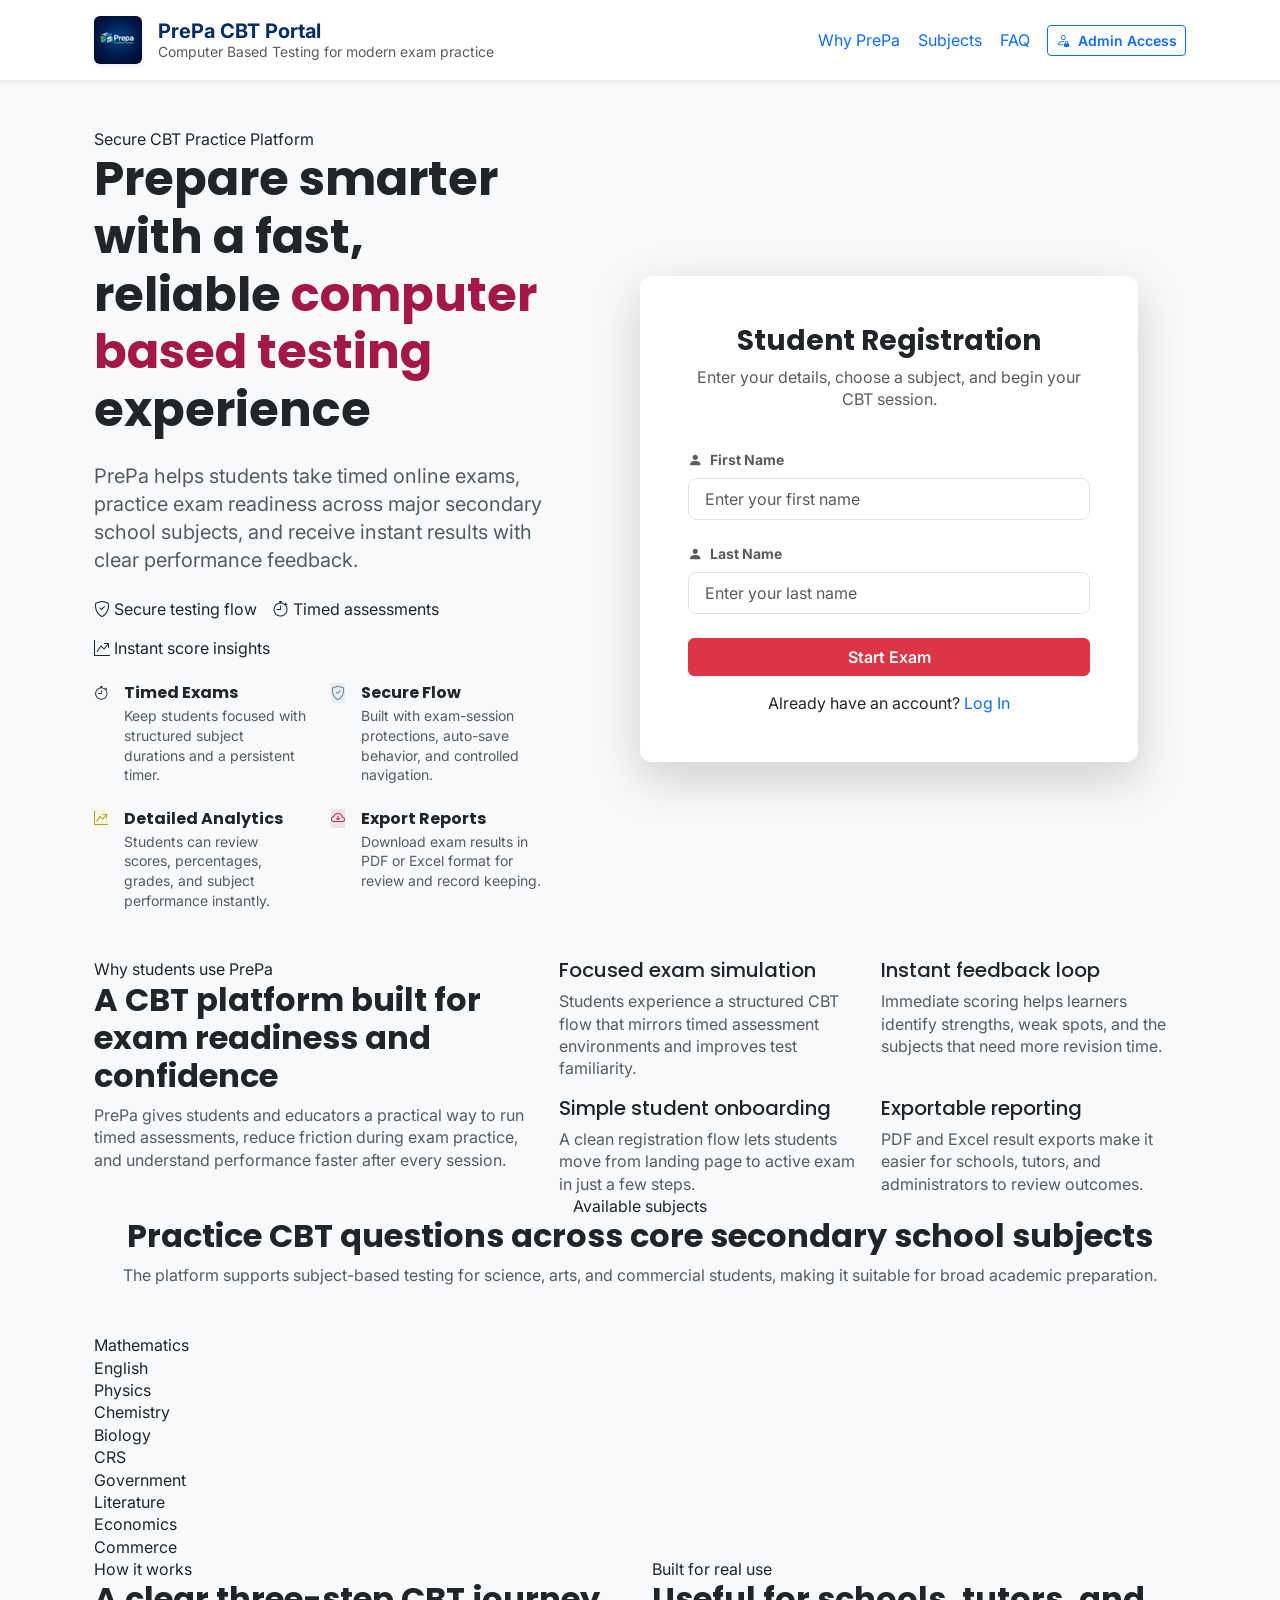
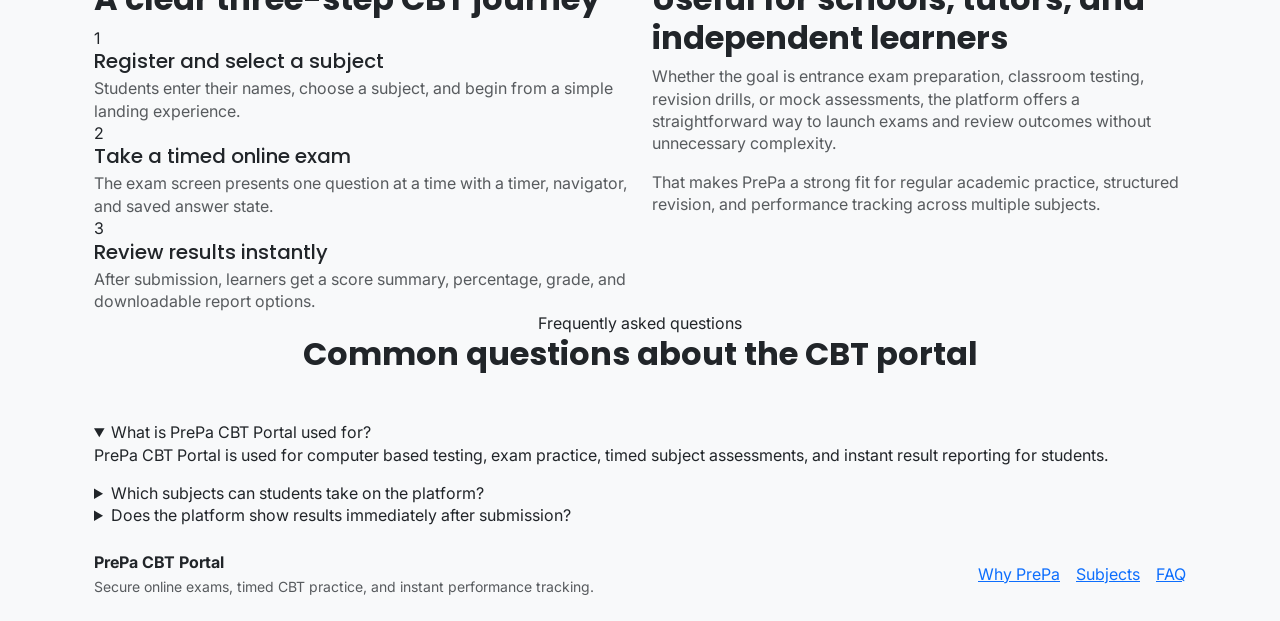
<file: index.html>
<!DOCTYPE html>
<html lang="en">
<head>
<meta charset="UTF-8">
<meta name="viewport" content="width=device-width, initial-scale=1.0">
<title>PrePa CBT Portal | Computer Based Testing Platform for Exam Practice</title>
<meta name="description" content="PrePa CBT Portal is a modern computer based testing platform for timed online exams, CBT practice, subject-based assessments, and instant results across Mathematics, English, Physics, Chemistry, Biology, Government, Literature, Economics, Commerce, and CRS.">
<meta name="robots" content="index, follow, max-image-preview:large, max-snippet:-1, max-video-preview:-1">
<meta name="author" content="PrePa CBT Portal">
<meta name="application-name" content="PrePa CBT Portal">
<meta name="theme-color" content="#A41849">
<meta name="format-detection" content="telephone=no">
<meta property="og:locale" content="en_US">
<meta property="og:type" content="website">
<meta property="og:site_name" content="PrePa CBT Portal">
<meta property="og:title" content="PrePa CBT Portal | Computer Based Testing Platform for Exam Practice">
<meta property="og:description" content="A fast, secure CBT platform for student registration, timed practice exams, subject-based testing, instant results, and academic performance tracking.">
<meta property="og:url" content="/">
<meta property="og:image" content="./logo%201.png">
<meta property="og:image:alt" content="PrePa CBT Portal logo">
<meta name="twitter:card" content="summary_large_image">
<meta name="twitter:title" content="PrePa CBT Portal | Computer Based Testing Platform for Exam Practice">
<meta name="twitter:description" content="Prepare for school and entrance examinations with secure CBT practice, timed assessments, and instant results.">
<meta name="twitter:image" content="./logo%201.png">
<meta name="twitter:image:alt" content="PrePa CBT Portal logo">
<link rel="canonical" href="/">
<link rel="manifest" href="./site.webmanifest">
<link rel="icon" type="image/png" sizes="192x192" href="./PrePa_favicon.png">
<link rel="apple-touch-icon" href="./PrePa_favicon.png">
<link rel="preconnect" href="https://cdn.jsdelivr.net">
<link rel="preload" as="image" href="./logo%201.png">
<script type="application/ld+json">
{
  "@context": "https://schema.org",
  "@graph": [
    {
      "@type": "WebSite",
      "@id": "/#website",
      "url": "/",
      "name": "PrePa CBT Portal",
      "description": "Computer based testing platform for timed online exams and academic practice.",
      "inLanguage": "en"
    },
    {
      "@type": "Organization",
      "@id": "/#organization",
      "name": "PrePa CBT Portal",
      "url": "/",
      "logo": {
        "@type": "ImageObject",
        "url": "./logo%201.png"
      }
    },
    {
      "@type": "SoftwareApplication",
      "@id": "/#app",
      "name": "PrePa CBT Portal",
      "applicationCategory": "EducationalApplication",
      "operatingSystem": "Web Browser",
      "url": "/",
      "image": "./logo%201.png",
      "publisher": {
        "@id": "/#organization"
      },
      "description": "A secure web-based CBT platform that helps students complete timed subject exams, review scores, and track performance."
    },
    {
      "@type": "FAQPage",
      "@id": "/#faq",
      "mainEntity": [
        {
          "@type": "Question",
          "name": "What is PrePa CBT Portal used for?",
          "acceptedAnswer": {
            "@type": "Answer",
            "text": "PrePa CBT Portal helps students register for a subject, complete a timed computer based test, and view instant performance results."
          }
        },
        {
          "@type": "Question",
          "name": "Which subjects are available on the CBT platform?",
          "acceptedAnswer": {
            "@type": "Answer",
            "text": "The platform supports Mathematics, English, Physics, Chemistry, Biology, CRS, Government, Literature, Economics, and Commerce."
          }
        },
        {
          "@type": "Question",
          "name": "Does the CBT system provide instant results?",
          "acceptedAnswer": {
            "@type": "Answer",
            "text": "Yes. After submitting an exam, students can immediately view score summaries, percentages, grades, and exportable reports."
          }
        }
      ]
    }
  ]
}
</script>
<link href="https://cdn.jsdelivr.net/npm/bootstrap@5.3.3/dist/css/bootstrap.min.css" rel="stylesheet">
<link href="https://fonts.googleapis.com/css2?family=Inter:wght@300;400;500;600&family=Poppins:wght@500;600;700&display=swap" rel="stylesheet">
<link href="./style.css" rel="stylesheet">
<link rel="stylesheet" href="https://cdn.jsdelivr.net/npm/bootstrap-icons@1.11.3/font/bootstrap-icons.min.css">


  <script async src="https://www.googletagmanager.com/gtag/js?id=G-HYVF242THW"></script>
<script>
  window.dataLayer = window.dataLayer || [];
  function gtag(){dataLayer.push(arguments);}
  gtag('js', new Date());

  gtag('config', 'G-HYVF242THW');
</script>
</head>
<body class="min-vh-100 d-flex flex-column">
<!-- <a href="#main-content" class="skip-link">Skip to main content</a> -->

<nav class="bg-white shadow-sm position-sticky top-0" style="z-index: 1000;">
  <div class="container px-4 py-3 d-flex align-items-center justify-content-between gap-3 flex-wrap">
    <div class="d-flex align-items-center gap-3 animate-fade-in">
      <img src="./logo 1.png" alt="PrePa CBT Portal logo" width="48" height="48" class="rounded shadow-sm" fetchpriority="high">
      <div class="lh-sm">
        <p class="h5 fw-bold mb-0 text-primary-emphasis">PrePa CBT Portal</p>
        <p class="text-muted mb-0 small d-none d-md-block">Computer Based Testing for modern exam practice</p>
      </div>
    </div>
    <div class="d-flex align-items-center gap-2 gap-md-3 animate-fade-in">
      <a href="#why-prepa" class="btn btn-link nav-anchor p-0 text-decoration-none">Why PrePa</a>
      <a href="#subjects" class="btn btn-link nav-anchor p-0 text-decoration-none">Subjects</a>
      <a href="#faq" class="btn btn-link nav-anchor p-0 text-decoration-none">FAQ</a>
      <button onclick="window.location.href='admin.html'" class="btn btn-outline-primary btn-sm fw-semibold d-flex align-items-center gap-2">
        <i class="bi bi-person-lock"></i> Admin Access
      </button>
    </div>
  </div>
</nav>

<main id="main-content">
  <section class="container px-4 py-5">
    <div class="row g-5 align-items-center w-100">
      <div class="col-lg-6 animate-slide-in">
        <div class="pe-lg-5">
          <span class="eyebrow-pill mb-3">Secure CBT Practice Platform</span>
          <h1 class="display-5 fw-bold text-dark mb-4">Prepare smarter with a fast, reliable <span style="color: var(--primary-color)">computer based testing</span> experience</h1>
          <p class="lead text-muted mb-4">PrePa helps students take timed online exams, practice exam readiness across major secondary school subjects, and receive instant results with clear performance feedback.</p>
          <div class="d-flex flex-wrap gap-3 mb-4">
            <span class="trust-pill"><i class="bi bi-shield-check"></i> Secure testing flow</span>
            <span class="trust-pill"><i class="bi bi-stopwatch"></i> Timed assessments</span>
            <span class="trust-pill"><i class="bi bi-graph-up-arrow"></i> Instant score insights</span>
          </div>

          <div class="row g-4">
            <div class="col-sm-6 animate-fade-in stagger-1">
              <div class="d-flex align-items-start gap-3">
                <div class="feature-icon small">
                  <i class="bi bi-stopwatch"></i>
                </div>
                <div>
                  <h2 class="h6 fw-bold mb-1">Timed Exams</h2>
                  <p class="small text-muted mb-0">Keep students focused with structured subject durations and a persistent timer.</p>
                </div>
              </div>
            </div>
            <div class="col-sm-6 animate-fade-in stagger-2">
              <div class="d-flex align-items-start gap-3">
                <div class="feature-icon small" style="background: rgba(53, 153, 181, 0.1); color: var(--secondary-color)">
                  <i class="bi bi-shield-check"></i>
                </div>
                <div>
                  <h2 class="h6 fw-bold mb-1">Secure Flow</h2>
                  <p class="small text-muted mb-0">Built with exam-session protections, auto-save behavior, and controlled navigation.</p>
                </div>
              </div>
            </div>
            <div class="col-sm-6 animate-fade-in stagger-3">
              <div class="d-flex align-items-start gap-3">
                <div class="feature-icon small" style="background: rgba(249, 210, 24, 0.1); color: #b09411">
                  <i class="bi bi-graph-up-arrow"></i>
                </div>
                <div>
                  <h2 class="h6 fw-bold mb-1">Detailed Analytics</h2>
                  <p class="small text-muted mb-0">Students can review scores, percentages, grades, and subject performance instantly.</p>
                </div>
              </div>
            </div>
            <div class="col-sm-6 animate-fade-in stagger-4">
              <div class="d-flex align-items-start gap-3">
                <div class="feature-icon small" style="background: rgba(164, 24, 73, 0.1); color: var(--primary-color)">
                  <i class="bi bi-cloud-arrow-down"></i>
                </div>
                <div>
                  <h2 class="h6 fw-bold mb-1">Export Reports</h2>
                  <p class="small text-muted mb-0">Download exam results in PDF or Excel format for review and record keeping.</p>
                </div>
              </div>
            </div>
          </div>
        </div>
      </div>
      <div class="col-lg-6 animate-scale-in">
        <div id="auth-section">
          <!-- Content will be dynamically inserted here -->
        </div>
      </div>
    </div>
  </section>

  <section id="why-prepa" class="seo-section">
    <div class="container px-4">
      <div class="row g-4 align-items-start">
        <div class="col-lg-5">
          <span class="section-kicker">Why students use PrePa</span>
          <h2 class="section-title">A CBT platform built for exam readiness and confidence</h2>
          <p class="text-muted mb-0">PrePa gives students and educators a practical way to run timed assessments, reduce friction during exam practice, and understand performance faster after every session.</p>
        </div>
        <div class="col-lg-7">
          <div class="row g-3">
            <div class="col-md-6">
              <article class="content-card h-100">
                <h3 class="h5 mb-2">Focused exam simulation</h3>
                <p class="text-muted mb-0">Students experience a structured CBT flow that mirrors timed assessment environments and improves test familiarity.</p>
              </article>
            </div>
            <div class="col-md-6">
              <article class="content-card h-100">
                <h3 class="h5 mb-2">Instant feedback loop</h3>
                <p class="text-muted mb-0">Immediate scoring helps learners identify strengths, weak spots, and the subjects that need more revision time.</p>
              </article>
            </div>
            <div class="col-md-6">
              <article class="content-card h-100">
                <h3 class="h5 mb-2">Simple student onboarding</h3>
                <p class="text-muted mb-0">A clean registration flow lets students move from landing page to active exam in just a few steps.</p>
              </article>
            </div>
            <div class="col-md-6">
              <article class="content-card h-100">
                <h3 class="h5 mb-2">Exportable reporting</h3>
                <p class="text-muted mb-0">PDF and Excel result exports make it easier for schools, tutors, and administrators to review outcomes.</p>
              </article>
            </div>
          </div>
        </div>
      </div>
    </div>
  </section>

  <section id="subjects" class="seo-section seo-section-alt">
    <div class="container px-4">
      <div class="text-center mb-5">
        <span class="section-kicker">Available subjects</span>
        <h2 class="section-title">Practice CBT questions across core secondary school subjects</h2>
        <p class="text-muted section-copy">The platform supports subject-based testing for science, arts, and commercial students, making it suitable for broad academic preparation.</p>
      </div>
      <div class="subject-grid">
        <article class="subject-chip">Mathematics</article>
        <article class="subject-chip">English</article>
        <article class="subject-chip">Physics</article>
        <article class="subject-chip">Chemistry</article>
        <article class="subject-chip">Biology</article>
        <article class="subject-chip">CRS</article>
        <article class="subject-chip">Government</article>
        <article class="subject-chip">Literature</article>
        <article class="subject-chip">Economics</article>
        <article class="subject-chip">Commerce</article>
      </div>
    </div>
  </section>

  <section class="seo-section">
    <div class="container px-4">
      <div class="row g-4">
        <div class="col-lg-6">
          <span class="section-kicker">How it works</span>
          <h2 class="section-title">A clear three-step CBT journey</h2>
          <div class="step-list">
            <article class="step-card">
              <span class="step-number">1</span>
              <div>
                <h3 class="h5 mb-1">Register and select a subject</h3>
                <p class="text-muted mb-0">Students enter their names, choose a subject, and begin from a simple landing experience.</p>
              </div>
            </article>
            <article class="step-card">
              <span class="step-number">2</span>
              <div>
                <h3 class="h5 mb-1">Take a timed online exam</h3>
                <p class="text-muted mb-0">The exam screen presents one question at a time with a timer, navigator, and saved answer state.</p>
              </div>
            </article>
            <article class="step-card">
              <span class="step-number">3</span>
              <div>
                <h3 class="h5 mb-1">Review results instantly</h3>
                <p class="text-muted mb-0">After submission, learners get a score summary, percentage, grade, and downloadable report options.</p>
              </div>
            </article>
          </div>
        </div>
        <div class="col-lg-6">
          <article class="content-card h-100">
            <span class="section-kicker">Built for real use</span>
            <h2 class="section-title">Useful for schools, tutors, and independent learners</h2>
            <p class="text-muted">Whether the goal is entrance exam preparation, classroom testing, revision drills, or mock assessments, the platform offers a straightforward way to launch exams and review outcomes without unnecessary complexity.</p>
            <p class="text-muted mb-0">That makes PrePa a strong fit for regular academic practice, structured revision, and performance tracking across multiple subjects.</p>
          </article>
        </div>
      </div>
    </div>
  </section>

  <section id="faq" class="seo-section seo-section-alt">
    <div class="container px-4">
      <div class="text-center mb-5">
        <span class="section-kicker">Frequently asked questions</span>
        <h2 class="section-title">Common questions about the CBT portal</h2>
      </div>
      <div class="faq-stack">
        <details class="faq-item" open>
          <summary>What is PrePa CBT Portal used for?</summary>
          <p>PrePa CBT Portal is used for computer based testing, exam practice, timed subject assessments, and instant result reporting for students.</p>
        </details>
        <details class="faq-item">
          <summary>Which subjects can students take on the platform?</summary>
          <p>Students can take Mathematics, English, Physics, Chemistry, Biology, CRS, Government, Literature, Economics, and Commerce on the platform.</p>
        </details>
        <details class="faq-item">
          <summary>Does the platform show results immediately after submission?</summary>
          <p>Yes. Once an exam is submitted, the system shows the student score, percentage, grade, and export options for reporting.</p>
        </details>
      </div>
    </div>
  </section>
</main>

<footer class="site-footer mt-auto">
  <div class="container px-4 py-4 d-flex flex-column flex-md-row justify-content-between align-items-start align-items-md-center gap-3">
    <div>
      <p class="fw-bold mb-1">PrePa CBT Portal</p>
      <p class="text-muted small mb-0">Secure online exams, timed CBT practice, and instant performance tracking.</p>
    </div>
    <div class="d-flex gap-3 flex-wrap">
      <a href="#why-prepa" class="footer-link">Why PrePa</a>
      <a href="#subjects" class="footer-link">Subjects</a>
      <a href="#faq" class="footer-link">FAQ</a>
    </div>
  </div>
</footer>

<script src="https://cdn.jsdelivr.net/npm/bootstrap@5.3.3/dist/js/bootstrap.bundle.min.js"></script>
<script src="./auth.js"></script>
<script>
  const authSection = document.getElementById("auth-section");

  function renderDashboard(userData) {
    authSection.innerHTML = `
      <div class="card p-4 p-md-5 border-0 shadow-lg hover-lift">
        <div class="text-center mb-4">
          <h2 class="h3 fw-bold text-dark mb-2">Welcome back, ${userData.name}!</h2>
          <p class="text-muted">Ready to continue your learning journey?</p>
        </div>
        <div class="d-grid gap-3">
          <button onclick="window.location.href='exam.html'" class="btn btn-danger w-100 fw-semibold">Start New Exam</button>
          <button onclick="window.location.href='admin.html'" class="btn btn-outline-primary w-100 fw-semibold">View Admin Panel</button>
          <button onclick="logout()" class="btn btn-outline-secondary w-100 fw-semibold">Logout</button>
        </div>
      </div>
    `;
  }

  function renderRegistrationForm() {
    authSection.innerHTML = `
      <div class="card p-4 p-md-5 border-0 shadow-lg hover-lift">
        <div class="text-center mb-4">
          <h2 class="h3 fw-bold text-dark mb-2">Student Registration</h2>
          <p class="text-muted">Enter your details, choose a subject, and begin your CBT session.</p>
        </div>
        <form id="student-form" class="d-grid gap-4" aria-label="Student registration form">
          <div class="animate-fade-in stagger-1">
            <label for="first-name" class="form-label small fw-bold text-muted d-flex align-items-center gap-2">
              <i class="bi bi-person-fill"></i> First Name
            </label>
            <input type="text" id="first-name" name="firstName" required autocomplete="given-name" placeholder="Enter your first name" class="form-control form-control-lg fs-6 input-focus-effect">
          </div>
          <div class="animate-fade-in stagger-2">
            <label for="last-name" class="form-label small fw-bold text-muted d-flex align-items-center gap-2">
              <i class="bi bi-person-fill"></i> Last Name
            </label>
            <input type="text" id="last-name" name="lastName" required autocomplete="family-name" placeholder="Enter your last name" class="form-control form-control-lg fs-6 input-focus-effect">
          </div>
          <div id="subject-section" class="animate-fade-in stagger-3">
            <label for="selected-subject" class="form-label small fw-bold text-muted d-flex align-items-center gap-2">
              <i class="bi bi-book"></i> Select Subject
            </label>
            <select id="selected-subject" name="subject" required class="form-select form-select-lg fs-6 input-focus-effect">
              <option value="" disabled selected>Select Subject</option>
              <optgroup label="Science">
                <option value="Mathematics">Mathematics</option>
                <option value="English">English</option>
                <option value="Physics">Physics</option>
                <option value="Chemistry">Chemistry</option>
                <option value="Biology">Biology</option>
              </optgroup>
              <optgroup label="Arts">
                <option value="CRS">CRS</option>
                <option value="Government">Government</option>
                <option value="Literature">Literature</option>
              </optgroup>
              <optgroup label="Commercial">
                <option value="Economics">Economics</option>
                <option value="Commerce">Commerce</option>
              </optgroup>
            </select>
          </div>
          <button type="submit" class="btn btn-danger w-100 fw-semibold">Start Exam</button>
        </form>
        <div class="text-center mt-3">
          <p class="mb-0">Already have an account? <a href="login.html" class="text-decoration-none">Log In</a></p>
        </div>
      </div>
    `;

    // Re-attach event listeners
    const firstNameInput = document.getElementById("first-name");
    const subjectSection = document.getElementById("subject-section");
    const subjectSelect = document.getElementById("selected-subject");

    function updateSubjectSectionVisibility() {
      const hasName = firstNameInput.value.trim().length > 0;
      if (hasName) {
        subjectSection.classList.remove("d-none");
      } else {
        subjectSection.classList.add("d-none");
        subjectSelect.value = "";
      }
    }

    firstNameInput.addEventListener("input", updateSubjectSectionVisibility);
    updateSubjectSectionVisibility();

    document.getElementById("student-form").addEventListener("submit", (e) => {
      e.preventDefault();
      const firstName = firstNameInput.value.trim();
      const lastName = document.getElementById("last-name").value.trim();
      const selectedSubject = subjectSelect.value;

      if (firstName && lastName && selectedSubject) {
        localStorage.removeItem("userAnswers");
        localStorage.removeItem("shuffledQuestions");
        localStorage.removeItem("examEndTime");
        localStorage.removeItem("currentQuestionIndex");
        const sessionId = "sess-" + Date.now() + "-" + Math.random().toString(36).slice(2, 8);
        localStorage.setItem(
          "studentDetails",
          JSON.stringify({ firstName, lastName, selectedSubject, sessionId })
        );
        localStorage.setItem("selectedSubject", selectedSubject);
        window.location.href = "exam.html";
      } else {
        alert("Please fill in all required fields.");
      }
    });
  }

  document.addEventListener('DOMContentLoaded', () => {
    const userData = getUserData();
    if (userData && userData.signedUp) {
      renderDashboard(userData);
    } else {
      renderRegistrationForm();
    }
  });
</script>
</body>
</html>
</file>
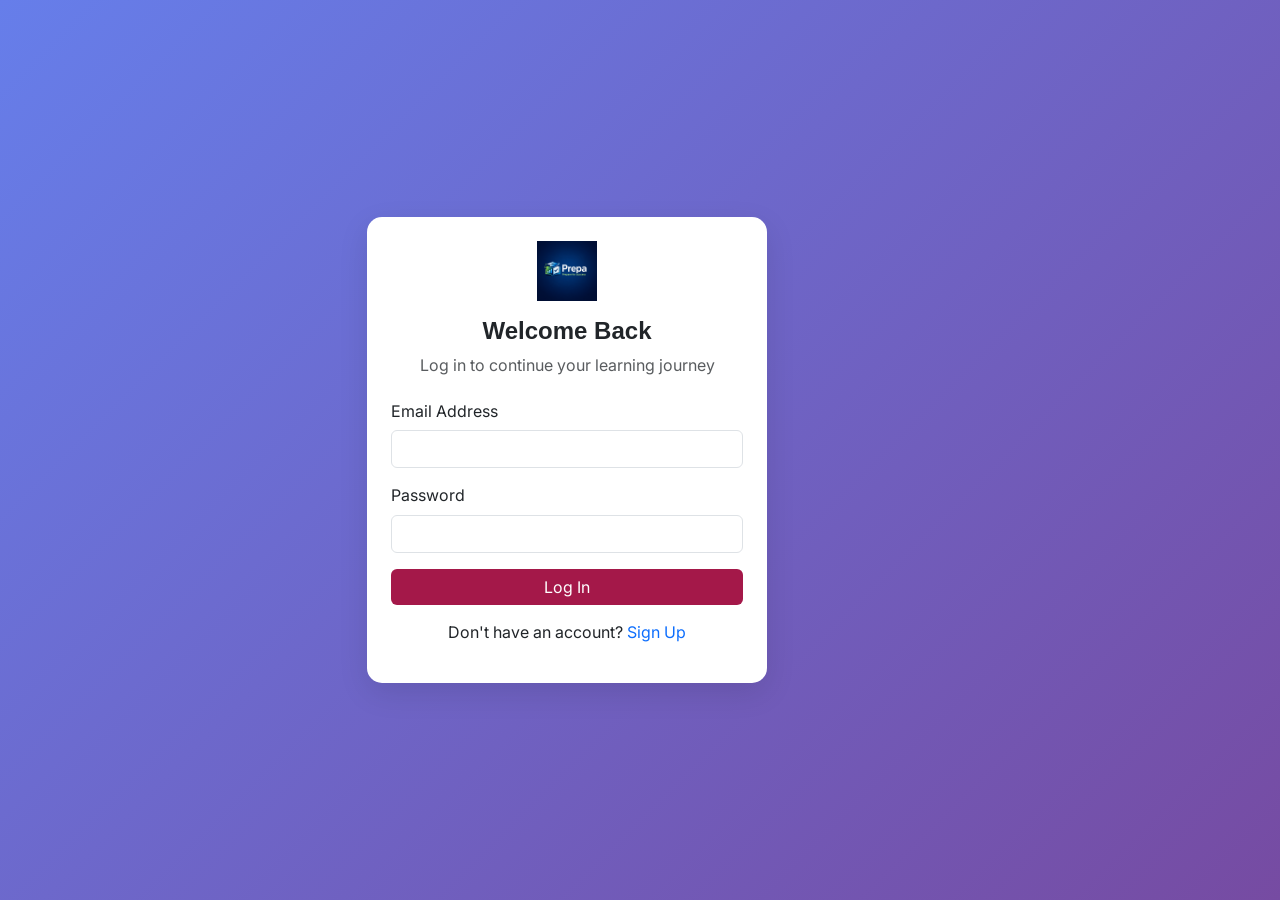
<file: exam.html>
<!DOCTYPE html>
<html lang="en">
<head>
<meta charset="UTF-8">
<meta name="viewport" content="width=device-width, initial-scale=1.0">
<title>Secure CBT Exam Session | PrePa CBT Portal</title>
<meta name="description" content="Active CBT exam session for registered students on PrePa CBT Portal. This private testing page is not intended for search indexing.">
<meta name="robots" content="noindex, nofollow, noarchive, nosnippet, noimageindex">
<meta name="author" content="PrePa CBT Portal">
<meta name="theme-color" content="#A41849">
<meta name="format-detection" content="telephone=no">
<meta property="og:type" content="website">
<meta property="og:site_name" content="PrePa CBT Portal">
<meta property="og:title" content="Secure CBT Exam Session | PrePa CBT Portal">
<meta property="og:description" content="Private timed online exam experience for registered students.">
<meta property="og:url" content="/exam.html">
<meta property="og:image" content="./logo%201.png">
<meta property="og:image:alt" content="PrePa CBT Portal logo">
<meta name="twitter:card" content="summary_large_image">
<meta name="twitter:title" content="Secure CBT Exam Session | PrePa CBT Portal">
<meta name="twitter:description" content="Private timed online exam experience for registered students.">
<meta name="twitter:image" content="./logo%201.png">
<link rel="canonical" href="/exam.html">
<link rel="icon" type="image/png" sizes="192x192" href="./PrePa_favicon.png">
<link rel="apple-touch-icon" href="./PrePa_favicon.png">
<link rel="preconnect" href="https://cdn.jsdelivr.net">
<link href="https://fonts.googleapis.com/css2?family=Inter:wght@300;400;500;600&family=Poppins:wght@500;600;700&display=swap" rel="stylesheet">
<script type="application/ld+json">
{
  "@context": "https://schema.org",
  "@type": "WebApplication",
  "name": "PrePa CBT Exam",
  "description": "Private secure online examination interface for registered students.",
  "url": "/exam.html",
  "applicationCategory": "EducationalApplication",
  "operatingSystem": "Web Browser",
  "isAccessibleForFree": true
}
</script>
<link href="https://cdn.jsdelivr.net/npm/bootstrap@5.3.3/dist/css/bootstrap.min.css" rel="stylesheet">
<link href="./style.css" rel="stylesheet">
<link rel="stylesheet" href="https://cdn.jsdelivr.net/npm/bootstrap-icons@1.11.3/font/bootstrap-icons.min.css">

  <!-- Google tag (gtag.js) -->
<script async src="https://www.googletagmanager.com/gtag/js?id=G-HYVF242THW"></script>
<script>
  window.dataLayer = window.dataLayer || [];
  function gtag(){dataLayer.push(arguments);}
  gtag('js', new Date());

  gtag('config', 'G-HYVF242THW');
</script>
</head>

<body class="min-vh-100 bg-light text-dark">

<!-- HEADER -->
<header class="position-sticky top-0 bg-white shadow-sm" style="z-index:1000">
  <div class="container-fluid px-md-4 py-2 d-flex justify-content-between align-items-center exam-header-compact">
    <div class="logo-section d-flex align-items-center gap-2 gap-md-3">
      <img src="./logo 1.png" alt="Logo" class="rounded shadow-sm" style="width:40px;height:40px">
      <div>
        <h1 id="exam-title" class="h6 fw-bold mb-0 text-primary-emphasis">CBT Portal</h1>
        <h2 id="subject-name" class="h6 fw-bold mb-0 text-danger animate-fade-in small">Subject: Loading...</h2>
      </div>
    </div>

    <div id="student-info" class="small fw-bold d-none d-lg-block text-muted"></div>

    <div id="timer" class="px-3 px-md-4 py-1 py-md-2 rounded-pill bg-primary text-white fw-bold shadow-sm d-flex align-items-center gap-2 animate-fade-in stagger-1">
      <i class="bi bi-clock-fill"></i> <span id="timer-display">00:00</span>
    </div>
  </div>
</header>

<!-- MAIN CONTENT -->
<main class="container py-3 py-md-4">
  <div class="row g-3 g-md-4">
    <!-- QUESTION CARD -->
    <section class="col-lg-8 col-xl-9 animate-slide-in">
      <div class="card border-0 shadow-sm h-100">
        <div class="card-body p-3 p-md-4">
          <div class="d-flex justify-content-between align-items-center mb-3 mb-md-4">
            <span id="question-number" class="badge bg-primary-subtle text-primary fw-bold px-3 py-2 animate-fade-in"></span>
            <div class="text-muted small animate-fade-in d-none d-sm-block"><i class="bi bi-info-circle"></i> Choose the correct option</div>
          </div>

          <h3 id="question-text" class="h5 fw-bold text-dark mb-4 lh-base animate-fade-in stagger-1" style="min-height: 60px;"></h3>

          <div id="options-container" class="d-grid gap-2 gap-md-3 mb-4 mb-md-5 animate-fade-in stagger-2"></div>

          <!-- Navigation -->
          <div class="d-flex justify-content-between align-items-center pt-4 border-top animate-fade-in stagger-3">
            <button id="prev-btn" class="btn btn-outline-secondary px-3 px-md-4 d-flex align-items-center gap-2 hover-lift">
              <i class="bi bi-arrow-left"></i> <span class="d-none d-sm-inline">Previous</span>
            </button>

            <button id="next-btn" class="btn btn-primary px-4 px-md-5 d-flex align-items-center gap-2 hover-lift pulse-primary">
              <span id="next-text">Next</span> <i class="bi bi-arrow-right"></i>
            </button>
          </div>
        </div>
      </div>
    </section>

    <!-- QUESTION PALETTE (Desktop Sidebar) -->
    <aside class="col-lg-4 col-xl-3 desktop-palette animate-fade-in stagger-2">
      <div class="card border-0 shadow-sm sticky-lg-top" style="top: 80px;">
        <div class="card-body p-4">
          <div class="d-flex align-items-center gap-2 mb-4">
            <i class="bi bi-grid-3x3-gap-fill text-primary"></i>
            <h4 class="h6 fw-bold mb-0">Question Navigator</h4>
          </div>
          <div id="question-palette" class="d-flex flex-wrap gap-2 justify-content-start"></div>
          
          <div class="mt-5 pt-4 border-top text-center">
            <button id="submit-btn" class="btn btn-danger w-100 py-3 fw-bold shadow-sm hover-lift d-flex align-items-center justify-content-center gap-2">
              <i class="bi bi-send-check-fill"></i> Submit Exam
            </button>
          </div>
        </div>
      </div>
    </aside>
  </div>
</main>

<!-- MOBILE FLOATING BUTTON -->
<button class="floating-palette-btn" type="button" data-bs-toggle="offcanvas" data-bs-target="#offcanvasPalette" aria-controls="offcanvasPalette">
  <i class="bi bi-grid-3x3-gap-fill fs-4"></i>
</button>

<!-- MOBILE OFFCANVAS PALETTE -->
<div class="offcanvas offcanvas-end" tabindex="-1" id="offcanvasPalette" aria-labelledby="offcanvasPaletteLabel">
  <div class="offcanvas-header border-bottom bg-light">
    <h5 class="offcanvas-title fw-bold" id="offcanvasPaletteLabel">Question Navigator</h5>
    <button type="button" class="btn-close" data-bs-dismiss="offcanvas" aria-label="Close"></button>
  </div>
  <div class="offcanvas-body">
    <div id="mobile-question-palette" class="d-flex flex-wrap gap-2 justify-content-center mb-5"></div>
    
    <div class="mt-auto pt-4 border-top">
      <button id="submit-btn-mobile" class="btn btn-danger w-100 py-3 fw-bold shadow-sm d-flex align-items-center justify-content-center gap-2">
        <i class="bi bi-send-check-fill"></i> Submit Exam
      </button>
    </div>
  </div>
</div>

<!-- LOADING OVERLAY -->
<div id="loading-overlay" class="position-fixed top-0 start-0 w-100 h-100 d-none d-flex align-items-center justify-content-center" style="background:rgba(0,0,0,.4);backdrop-filter:blur(3px);z-index:50">
  <div class="bg-white p-3 rounded shadow d-flex align-items-center gap-2">
    <div class="spinner-border text-danger" role="status" style="width:1.5rem;height:1.5rem"></div>
    <span class="fw-semibold">Submitting...</span>
  </div>
</div>

<script src="./auth.js"></script>
<script>
  document.addEventListener('DOMContentLoaded', () => {
    checkAccess();
  });
</script>
<script src="questions.js"></script>
<script src="exam.js"></script>
<script src="https://cdn.jsdelivr.net/npm/bootstrap@5.3.3/dist/js/bootstrap.bundle.min.js"></script>

</body>
</html>
</file>
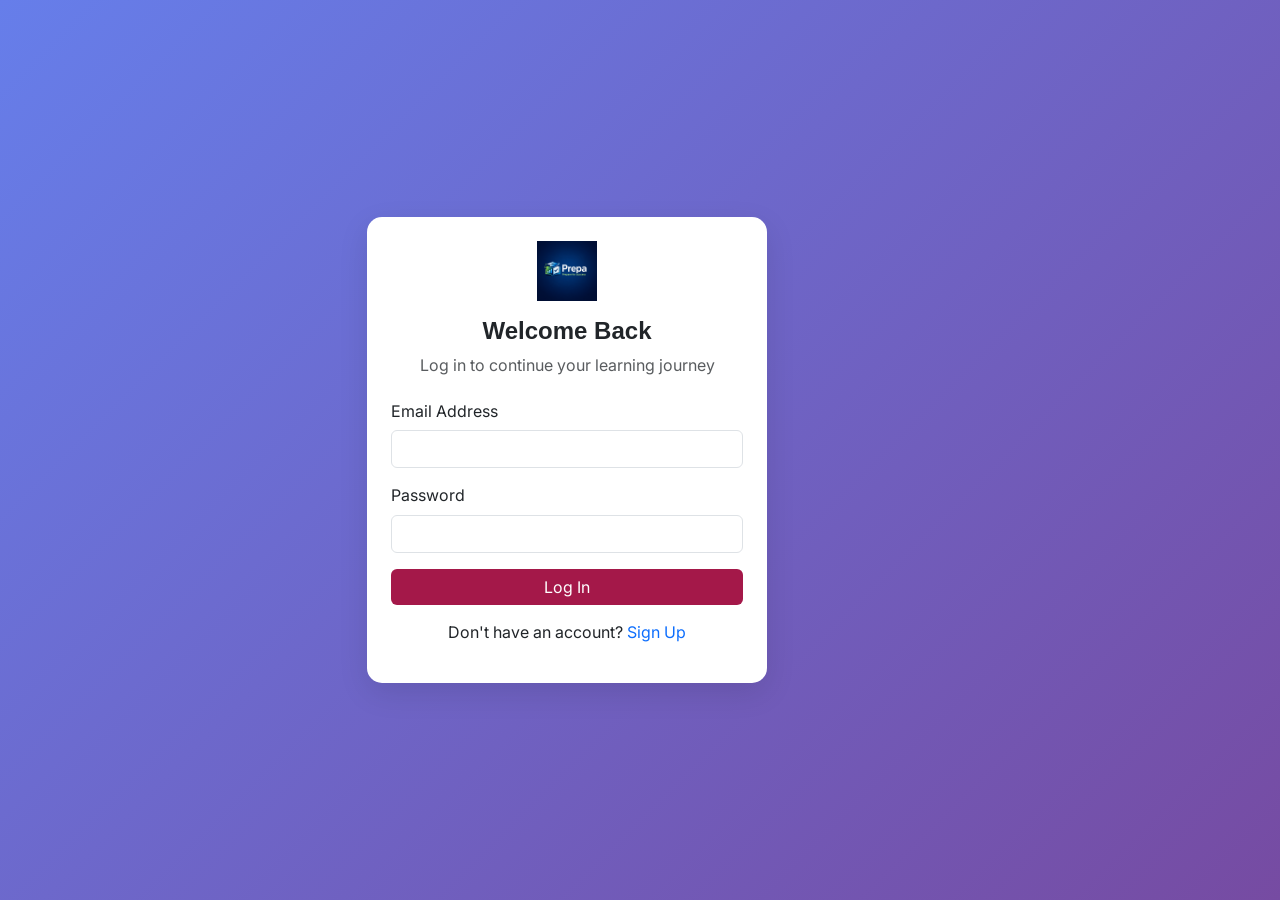
<file: login.html>
<!DOCTYPE html>
<html lang="en">
<head>
    <meta charset="UTF-8">
    <meta name="viewport" content="width=device-width, initial-scale=1.0">
    <title>Log In | PrePa CBT Portal</title>
    <meta name="description" content="Log in to your PrePa CBT Portal account to access exams and track progress.">
    <meta name="robots" content="noindex, nofollow">
    <link href="https://cdn.jsdelivr.net/npm/bootstrap@5.3.3/dist/css/bootstrap.min.css" rel="stylesheet">
    <link href="https://fonts.googleapis.com/css2?family=Inter:wght@300;400;500;600&display=swap" rel="stylesheet">
    <link rel="stylesheet" href="https://cdn.jsdelivr.net/npm/bootstrap-icons@1.11.3/font/bootstrap-icons.min.css">
    <link href="./style.css" rel="stylesheet">
    <style>
        body { font-family: 'Inter', sans-serif; background: linear-gradient(135deg, #667eea 0%, #764ba2 100%); min-height: 100vh; display: flex; align-items: center; justify-content: center; }
        .login-card { background: white; border-radius: 15px; box-shadow: 0 10px 30px rgba(0,0,0,0.1); max-width: 400px; width: 100%; }
        .btn-primary { background: #A41849; border: none; }
        .btn-primary:hover { background: #8a143d; }
    </style>
</head>
<body>
    <div class="container">
        <div class="row justify-content-center">
            <div class="col-md-6">
                <div class="login-card p-4">
                    <div class="text-center mb-4">
                        <img src="./logo 1.png" alt="PrePa Logo" class="mb-3" style="width: 60px;">
                        <h2 class="h4 fw-bold">Welcome Back</h2>
                        <p class="text-muted">Log in to continue your learning journey</p>
                    </div>
                    <form id="login-form">
                        <div class="mb-3">
                            <label for="email" class="form-label">Email Address</label>
                            <input type="email" class="form-control" id="email" required>
                        </div>
                        <div class="mb-3">
                            <label for="password" class="form-label">Password</label>
                            <input type="password" class="form-control" id="password" required>
                        </div>
                        <button type="submit" class="btn btn-primary w-100">Log In</button>
                    </form>
                    <div class="text-center mt-3">
                        <p class="mb-0">Don't have an account? <a href="signup.html" class="text-decoration-none">Sign Up</a></p>
                    </div>
                    <div id="message" class="mt-3"></div>
                </div>
            </div>
        </div>
    </div>
    <script src="./auth.js"></script>
    <script src="https://cdn.jsdelivr.net/npm/bootstrap@5.3.3/dist/js/bootstrap.bundle.min.js"></script>
</body>
</html>
</file>
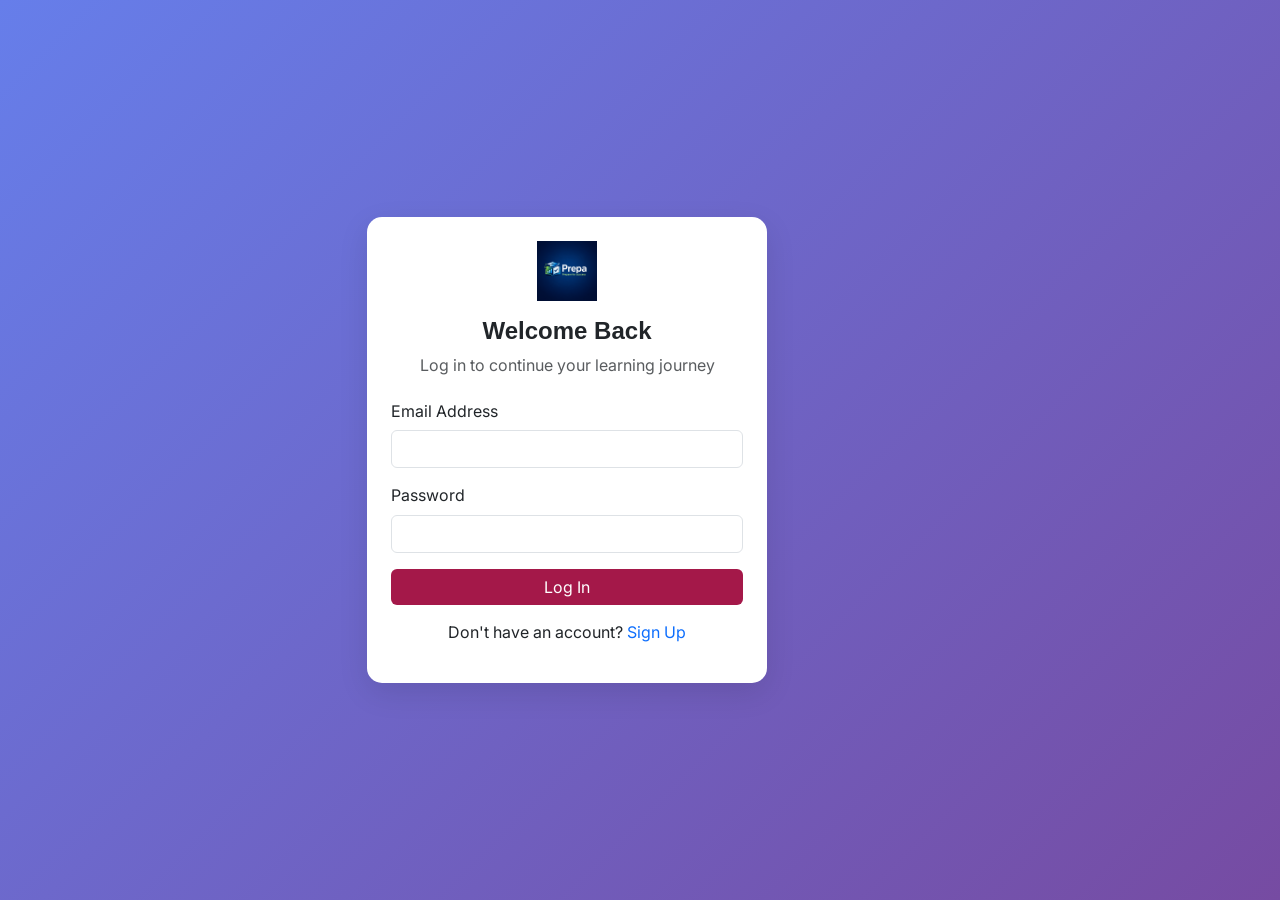
<file: results.html>
<!DOCTYPE html>
<html lang="en">
<head>
<meta charset="UTF-8">
<meta name="viewport" content="width=device-width, initial-scale=1.0">
<title>Private Exam Results | PrePa CBT Portal</title>
<meta name="description" content="Private exam results page for PrePa CBT Portal. This score report is intended for registered students and is excluded from search indexing.">
<meta name="robots" content="noindex, nofollow, noarchive, nosnippet, noimageindex">
<meta name="author" content="PrePa CBT Portal">
<meta name="theme-color" content="#A41849">
<meta name="format-detection" content="telephone=no">
<meta property="og:type" content="website">
<meta property="og:site_name" content="PrePa CBT Portal">
<meta property="og:title" content="Private Exam Results | PrePa CBT Portal">
<meta property="og:description" content="Private score report page for registered students.">
<meta property="og:url" content="/results.html">
<meta property="og:image" content="./logo%201.png">
<meta property="og:image:alt" content="PrePa CBT Portal logo">
<meta name="twitter:card" content="summary_large_image">
<meta name="twitter:title" content="Private Exam Results | PrePa CBT Portal">
<meta name="twitter:description" content="Private score report page for registered students.">
<meta name="twitter:image" content="./logo%201.png">
<link rel="canonical" href="/results.html">
<link rel="icon" type="image/png" sizes="192x192" href="./PrePa_favicon.png">
<link rel="apple-touch-icon" href="./PrePa_favicon.png">
<link rel="preconnect" href="https://cdn.jsdelivr.net">
<link href="https://cdn.jsdelivr.net/npm/bootstrap@5.3.3/dist/css/bootstrap.min.css" rel="stylesheet">
<link href="https://fonts.googleapis.com/css2?family=Inter:wght@300;400;500;600&family=Poppins:wght@500;600;700&display=swap" rel="stylesheet">
<link href="./style.css" rel="stylesheet">
<link rel="stylesheet" href="https://cdn.jsdelivr.net/npm/bootstrap-icons@1.11.3/font/bootstrap-icons.min.css">
<script type="application/ld+json">
{
  "@context": "https://schema.org",
  "@type": "WebPage",
  "name": "Private Exam Results",
  "description": "Private student performance report for PrePa CBT Portal.",
  "url": "/results.html",
  "isPartOf": {
    "@type": "WebApplication",
    "name": "PrePa CBT Portal"
  }
}
</script>

  <!-- Google tag (gtag.js) -->
<script async src="https://www.googletagmanager.com/gtag/js?id=G-HYVF242THW"></script>
<script>
  window.dataLayer = window.dataLayer || [];
  function gtag(){dataLayer.push(arguments);}
  gtag('js', new Date());

  gtag('config', 'G-HYVF242THW');
</script>
</head>

<body class="min-vh-100 bg-light text-dark">

  
<!-- HEADER -->
<header class="bg-white shadow-sm position-sticky top-0" style="z-index: 1000;">
  <div class="container px-3 px-md-4 py-2 py-md-3 d-flex align-items-center justify-content-between">
    <div class="d-flex align-items-center gap-2 gap-md-3 animate-fade-in">
      <img src="./logo 1.png" alt="Logo" class="rounded shadow-sm" style="width:32px;height:32px">
      <h1 class="h6 fw-bold mb-0">Exam Performance</h1>
    </div>
    <div class="d-flex gap-2 animate-fade-in">
      <button onclick="window.location.href='index.html'" class="btn btn-outline-secondary btn-sm px-2 px-md-3">Home</button>
      <button onclick="window.location.href='admin.html'" class="btn btn-primary btn-sm px-2 px-md-3">Admin</button>
    </div>
  </div>
</header>

<!-- MAIN CONTENT -->
<main id="result-page" class="container py-4 py-md-5">
  <div class="row justify-content-center">
    <div class="col-lg-8">
      <div class="card border-0 shadow-lg animate-scale-in">
        <div class="card-body p-3 p-md-5">
          
          <div class="text-center mb-4 mb-md-5">
            <div class="icon-circle mx-auto mb-3 pulse-primary" style="width: 60px; height: 60px; font-size: 1.5rem;">
              <i class="bi bi-award-fill"></i>
            </div>
            <h2 class="h4 fw-bold text-dark mb-1">Examination Completed</h2>
            <p class="text-muted small">Great effort! Here is your detailed performance report.</p>
          </div>

          <!-- Score Circle -->
          <div class="d-flex justify-content-center mb-4 mb-md-5 animate-fade-in stagger-1">
            <div class="result-circle-container">
              <svg viewBox="0 0 100 100" class="w-100 h-100">
                <circle cx="50" cy="50" r="45" class="result-circle-bg" />
                <circle id="progress-circle" cx="50" cy="50" r="45" class="result-circle-progress" 
                        stroke-dasharray="283" stroke-dashoffset="283" />
              </svg>
              <div id="percentage-display" class="position-absolute top-50 start-50 translate-middle h3 fw-bold mb-0 text-primary">
                0%
              </div>
            </div>
          </div>

          <!-- Performance Card -->
          <div id="performance-card" class="p-3 rounded-pill text-center fw-bold mb-4 mb-md-5 animate-fade-in stagger-2 small">
          </div>

          <!-- Summary Grid -->
          <div class="card bg-light border-0 mb-4 mb-md-5 animate-fade-in stagger-3">
            <div class="card-body p-3 p-md-4">
              <div class="d-flex align-items-center gap-2 mb-3 mb-md-4 border-bottom pb-2">
                <i class="bi bi-list-check text-primary"></i>
                <h3 class="h6 fw-bold text-uppercase mb-0" style="letter-spacing: 0.05em">Detailed Summary</h3>
              </div>
              <div id="summary-grid" class="row g-3 g-md-4">
                <!-- Injected via JS -->
              </div>
            </div>
          </div>

          <!-- Quick Actions -->
          <div class="d-grid d-md-flex justify-content-center gap-2 gap-md-3 mb-4 mb-md-5 animate-fade-in stagger-4">
            <a href="#review-section" class="btn btn-outline-primary px-4 d-flex align-items-center justify-content-center gap-2 hover-lift">
              <i class="bi bi-journal-text"></i> Review Questions
            </a>
            <button id="retry-wrong-btn" class="btn btn-primary px-4 d-flex align-items-center justify-content-center gap-2 hover-lift">
              <i class="bi bi-arrow-counterclockwise"></i> Retry Wrong
            </button>
          </div>

          <!-- Question Review -->
          <div id="review-section" class="card bg-white border-0 mb-4 mb-md-5 animate-fade-in stagger-5 shadow-sm">
            <div class="card-body p-3 p-md-4">
              <div class="d-flex align-items-center gap-2 mb-3 mb-md-4 border-bottom pb-2">
                <i class="bi bi-journal-text text-primary"></i>
                <h3 class="h6 fw-bold text-uppercase mb-0" style="letter-spacing: 0.05em">Question Review</h3>
              </div>
              <div id="review-list" class="space-y-3">
                <!-- Review cards injected via JS -->
              </div>
            </div>
          </div>

          <!-- Export Buttons -->
          <div class="d-flex flex-wrap justify-content-center gap-2 gap-md-3 animate-fade-in stagger-5">
            <button id="excel-btn" class="btn btn-success btn-sm px-3 d-flex align-items-center gap-2 hover-lift">
              <i class="bi bi-file-earmark-excel-fill"></i> Excel
            </button>
            <button id="pdf-btn" class="btn btn-danger btn-sm px-3 d-flex align-items-center gap-2 hover-lift">
              <i class="bi bi-file-earmark-pdf-fill"></i> PDF
            </button>
          </div>
        </div>
      </div>
    </div>
  </div>
</main>

<script src="./auth.js"></script>
<script>
  document.addEventListener('DOMContentLoaded', () => {
    checkAccess();
  });
</script>
<script src="./xlsx.js"></script>
<script src="./html2pdf.js"></script>
<script src="results.js"></script>
<script src="https://cdn.jsdelivr.net/npm/bootstrap@5.3.3/dist/js/bootstrap.bundle.min.js"></script>

</body>
</html>
</file>
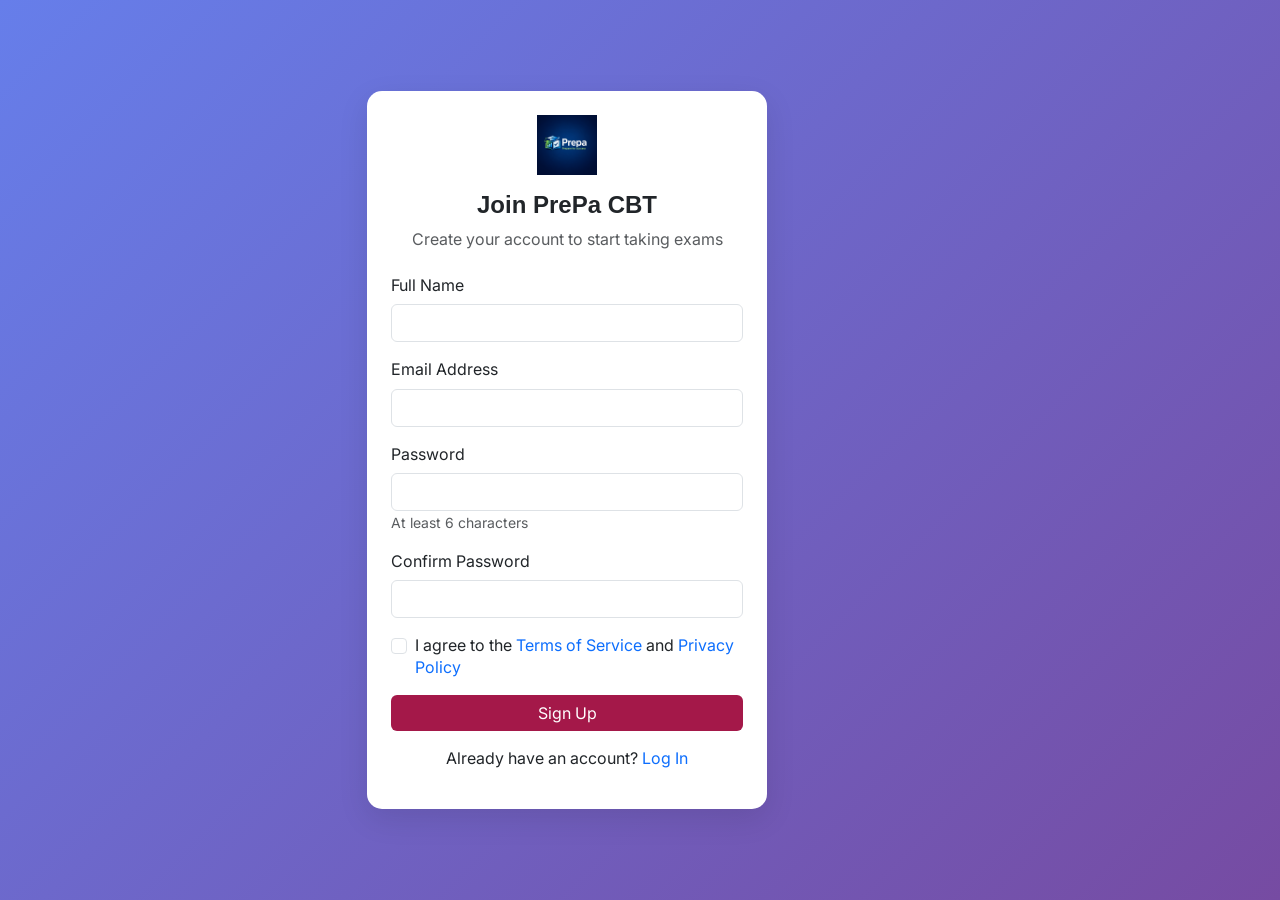
<file: signup.html>
<!DOCTYPE html>
<html lang="en">
<head>
    <meta charset="UTF-8">
    <meta name="viewport" content="width=device-width, initial-scale=1.0">
    <title>Sign Up | PrePa CBT Portal</title>
    <meta name="description" content="Sign up for the PrePa CBT Portal to access exams and track your progress.">
    <meta name="robots" content="noindex, nofollow">
    <link href="https://cdn.jsdelivr.net/npm/bootstrap@5.3.3/dist/css/bootstrap.min.css" rel="stylesheet">
    <link href="https://fonts.googleapis.com/css2?family=Inter:wght@300;400;500;600&display=swap" rel="stylesheet">
    <link rel="stylesheet" href="https://cdn.jsdelivr.net/npm/bootstrap-icons@1.11.3/font/bootstrap-icons.min.css">
    <link href="./style.css" rel="stylesheet">
    <style>
        body { font-family: 'Inter', sans-serif; background: linear-gradient(135deg, #667eea 0%, #764ba2 100%); min-height: 100vh; display: flex; align-items: center; justify-content: center; }
        .signup-card { background: white; border-radius: 15px; box-shadow: 0 10px 30px rgba(0,0,0,0.1); max-width: 400px; width: 100%; }
        .btn-primary { background: #A41849; border: none; }
        .btn-primary:hover { background: #8a143d; }
        .form-check-input:checked { background-color: #A41849; border-color: #A41849; }
    </style>
</head>
<body>
    <div class="container">
        <div class="row justify-content-center">
            <div class="col-md-6">
                <div class="signup-card p-4">
                    <div class="text-center mb-4">
                        <img src="./logo 1.png" alt="PrePa Logo" class="mb-3" style="width: 60px;">
                        <h2 class="h4 fw-bold">Join PrePa CBT</h2>
                        <p class="text-muted">Create your account to start taking exams</p>
                    </div>
                    <form id="signup-form">
                        <div class="mb-3">
                            <label for="name" class="form-label">Full Name</label>
                            <input type="text" class="form-control" id="name" name="name" required>
                        </div>
                        <div class="mb-3">
                            <label for="email" class="form-label">Email Address</label>
                            <input type="email" class="form-control" id="email" name="email" required>
                        </div>
                        <div class="mb-3">
                            <label for="password" class="form-label">Password</label>
                            <input type="password" class="form-control" id="password" minlength="6" required>
                            <small class="form-text text-muted">At least 6 characters</small>
                        </div>
                        <div class="mb-3">
                            <label for="confirm-password" class="form-label">Confirm Password</label>
                            <input type="password" class="form-control" id="confirm-password" minlength="6" required>
                        </div>
                        <div class="mb-3 form-check">
                            <input type="checkbox" class="form-check-input" id="terms" required>
                            <label class="form-check-label" for="terms">
                                I agree to the <a href="#" class="text-decoration-none">Terms of Service</a> and <a href="#" class="text-decoration-none">Privacy Policy</a>
                            </label>
                        </div>
                        <button type="submit" class="btn btn-primary w-100">Sign Up</button>
                    </form>
                    <div class="text-center mt-3">
                        <p class="mb-0">Already have an account? <a href="login.html" class="text-decoration-none">Log In</a></p>
                    </div>
                    <div id="message" class="mt-3"></div>
                </div>
            </div>
        </div>
    </div>
    <script src="./auth.js"></script>
    <script src="https://cdn.jsdelivr.net/npm/bootstrap@5.3.3/dist/js/bootstrap.bundle.min.js"></script>
</body>
</html>
</file>
<file: style.css>
:root {
  --primary-color: #A41849;
  --secondary-color: #6c757d;
  --success-color: #198754;
  --danger-color: #dc3545;
  --info-color: #0dcaf0;
  --light-color: #f8f9fa;
  --dark-color: #212529;
  --white: #ffffff;
  --transition: all 0.3s cubic-bezier(0.4, 0, 0.2, 1);
  --shadow-sm: 0 .125rem .25rem rgba(0,0,0,.075);
  --shadow: 0 .5rem 1rem rgba(0,0,0,.15);
  --shadow-lg: 0 1rem 3rem rgba(0,0,0,.175);
  --border-radius: 12px;
  --font-family: 'Inter', 'Poppins', sans-serif;
}

/* Global Styles */
* {
  margin: 0;
  padding: 0;
  box-sizing: border-box;
}

body {
  font-family: var(--font-family);
  background-color: var(--light-color);
  color: var(--dark-color);
  line-height: 1.6;
  overflow-x: hidden; /* Prevent horizontal scroll */
}

/* Typography */
h1, h2, h3, h4, h5, h6 {
  font-family: 'Poppins', sans-serif;
  font-weight: 700;
}

.h1-responsive { font-size: clamp(2rem, 5vw, 3.5rem); }
.h2-responsive { font-size: clamp(1.5rem, 4vw, 2.5rem); }
.p-responsive { font-size: clamp(0.9rem, 2vw, 1.1rem); }

/* Layout & Containers */
.container-custom {
  width: 100%;
  max-width: 1200px;
  margin: 0 auto;
  padding: 0 1.5rem;
}

/* Nav Improvements */
.navbar-custom {
  background: rgba(255, 255, 255, 0.95);
  backdrop-filter: blur(10px);
  -webkit-backdrop-filter: blur(10px);
  border-bottom: 1px solid rgba(0,0,0,0.05);
  transition: var(--transition);
}

.nav-link-custom {
  font-weight: 500;
  color: var(--dark-color);
  transition: var(--transition);
  position: relative;
}

.nav-link-custom:after {
  content: '';
  position: absolute;
  bottom: -5px;
  left: 0;
  width: 0;
  height: 2px;
  background: var(--primary-color);
  transition: var(--transition);
}

.nav-link-custom:hover:after {
  width: 100%;
}

/* Responsive Grid/Flex Utilities */
.flex-center {
  display: flex;
  align-items: center;
  justify-content: center;
}

.grid-responsive {
  display: grid;
  grid-template-columns: repeat(auto-fit, minmax(280px, 1fr));
  gap: 1.5rem;
}

/* Card Enhancements */
.card-saas {
  background: var(--white);
  border-radius: var(--border-radius);
  border: 1px solid rgba(0,0,0,0.05);
  padding: 1.5rem;
  box-shadow: var(--shadow-sm);
  transition: var(--transition);
}

.card-saas:hover {
  transform: translateY(-5px);
  box-shadow: var(--shadow);
}

/* Mobile Nav Toggle */
.mobile-nav-toggle {
  display: none;
  background: none;
  border: none;
  font-size: 1.5rem;
  cursor: pointer;
  z-index: 1001;
}

@media (max-width: 768px) {
  .mobile-nav-toggle {
    display: block;
  }
  
  .nav-menu {
    position: fixed;
    top: 0;
    right: -100%;
    width: 80%;
    max-width: 300px;
    height: 100vh;
    background: var(--white);
    padding: 80px 2rem 2rem;
    flex-direction: column;
    box-shadow: -10px 0 30px rgba(0,0,0,0.1);
    transition: 0.4s ease-in-out;
    z-index: 1000;
  }
  
  .nav-menu.active {
    right: 0;
  }
}

/* Animations */
@keyframes fadeIn {
  from { opacity: 0; transform: translateY(10px); }
  to { opacity: 1; transform: translateY(0); }
}

.animate-fade-in {
  animation: fadeIn 0.6s ease forwards;
}

/* CBT Specific Styles (Responsive) */
.exam-header {
  padding: 0.75rem 0;
}

.floating-palette-btn {
  position: fixed;
  bottom: 20px;
  right: 20px;
  width: 56px;
  height: 56px;
  border-radius: 50%;
  background-color: var(--primary-color);
  color: white;
  border: none;
  box-shadow: var(--shadow-lg);
  display: none; /* Hidden by default, shown on mobile */
  align-items: center;
  justify-content: center;
  z-index: 1050;
  transition: var(--transition);
}

.floating-palette-btn:hover {
  transform: scale(1.1);
  background-color: #8c143e;
}

@media (max-width: 991px) {
  .floating-palette-btn {
    display: flex;
  }
  
  .desktop-palette {
    display: none;
  }
}

@media (max-width: 576px) {
  .exam-header-compact {
    flex-direction: row !important;
    justify-content: space-between !important;
    padding: 0.5rem 1rem !important;
  }
  
  .exam-header-compact .logo-section img {
    width: 32px !important;
    height: 32px !important;
  }
  
  .exam-header-compact .logo-section h1,
  .exam-header-compact .logo-section h2 {
    font-size: 0.75rem !important;
  }
  
  .exam-header-compact #timer {
    padding: 0.4rem 0.8rem !important;
    font-size: 0.85rem !important;
  }
}

/* Table Responsiveness */
.table-responsive-custom {
  overflow-x: auto;
  -webkit-overflow-scrolling: touch;
}

/* Button Refinements */
.btn-saas {
  border-radius: 8px;
  padding: 0.6rem 1.5rem;
  font-weight: 600;
  transition: var(--transition);
  display: inline-flex;
  align-items: center;
  gap: 0.5rem;
}

.btn-primary-saas {
  background-color: var(--primary-color);
  color: var(--white);
  border: none;
}

.btn-primary-saas:hover {
  background-color: #8c143e;
  transform: translateY(-2px);
  box-shadow: 0 4px 12px rgba(164, 24, 73, 0.3);
}

/* Score Circle Responsive */
.result-circle-container {
  position: relative;
  width: min(200px, 50vw);
  height: min(200px, 50vw);
}

/* Form Responsiveness */
.form-control-saas {
  border-radius: 8px;
  padding: 0.75rem 1rem;
  border: 1px solid #dee2e6;
  transition: var(--transition);
}

.form-control-saas:focus {
  border-color: var(--primary-color);
  box-shadow: 0 0 0 0.25rem rgba(164, 24, 73, 0.1);
}

/* Animations from existing CSS */
.animate-fade-in { animation: fadeIn 0.5s ease-out forwards; }
.animate-slide-in { animation: slideIn 0.5s ease-out forwards; }
.animate-scale-in { animation: scaleIn 0.4s cubic-bezier(0.34, 1.56, 0.64, 1) forwards; }

@keyframes slideIn { from { opacity: 0; transform: translateX(-20px); } to { opacity: 1; transform: translateX(0); } }
@keyframes scaleIn { from { opacity: 0; transform: scale(0.9); } to { opacity: 1; transform: scale(1); } }

.stagger-1 { animation-delay: 0.1s; }
.stagger-2 { animation-delay: 0.2s; }
.stagger-3 { animation-delay: 0.3s; }
.stagger-4 { animation-delay: 0.4s; }
.stagger-5 { animation-delay: 0.5s; }

.hover-lift { transition: transform 0.2s ease, box-shadow 0.2s ease; }
.hover-lift:hover { transform: translateY(-3px); box-shadow: 0 10px 20px rgba(0,0,0,0.1) !important; }

.pulse-primary { animation: pulse 2s infinite; }
@keyframes pulse { 0% { box-shadow: 0 0 0 0 rgba(164, 24, 73, 0.4); } 70% { box-shadow: 0 0 0 10px rgba(164, 24, 73, 0); } 100% { box-shadow: 0 0 0 0 rgba(164, 24, 73, 0); } }

.input-focus-effect:focus { transform: translateY(-2px); transition: transform 0.2s ease; }

.extra-small {
  font-size: 0.7rem;
  text-transform: uppercase;
  letter-spacing: 0.05em;
  font-weight: 600;
}

.result-circle-bg { fill: none; stroke: #eee; stroke-width: 8; }
.result-circle-progress { fill: none; stroke: var(--primary-color); stroke-width: 8; stroke-linecap: round; transition: stroke-dashoffset 1.5s ease-out; }

.icon-circle { width: 80px; height: 80px; background: rgba(164, 24, 73, 0.1); color: var(--primary-color); border-radius: 50%; display: flex; align-items: center; justify-content: center; font-size: 2rem; }

.option-btn {
  text-align: left;
  padding: 1rem 1.5rem;
  border: 2px solid #eee;
  border-radius: 12px;
  background: #fff;
  transition: all 0.2s ease;
  cursor: pointer;
  position: relative;
  overflow: hidden;
}

.option-btn:hover { border-color: var(--primary-color); background: rgba(164, 24, 73, 0.02); }
.option-btn.selected { border-color: var(--primary-color); background: rgba(164, 24, 73, 0.05); }

.palette-btn {
  width: 35px;
  height: 35px;
  border-radius: 8px;
  display: flex;
  align-items: center;
  justify-content: center;
  font-size: 0.85rem;
  font-weight: 600;
  transition: all 0.2s ease;
  cursor: pointer;
  border: 1px solid #dee2e6;
  background: #fff;
}

.palette-btn.active { background: var(--primary-color); color: #fff; border-color: var(--primary-color); }
.palette-btn.answered { background: var(--success-color); color: #fff; border-color: var(--success-color); }

/* Table Styles */
.table thead th {
  background-color: #f8f9fa;
  text-transform: uppercase;
  font-size: 0.75rem;
  letter-spacing: 0.05em;
  font-weight: 700;
  border-bottom: 2px solid #dee2e6;
}


/* h1, h2, h3 {
  font-family: 'Poppins', sans-serif;
} */


button {
  font-weight: 500;
}

small, .text-muted {
  font-weight: 400;
}

body {
  line-height: 1.4;
}

.card {
  border-radius: 12px;
}

/* Custom Scrollbar */
::-webkit-scrollbar {
  width: 8px;
}

::-webkit-scrollbar-track {
  background: #f1f1f1;
}

::-webkit-scrollbar-thumb {
  background: #ccc;
  border-radius: 10px;
}

::-webkit-scrollbar-thumb:hover {
  background: #999;
}
</file>
